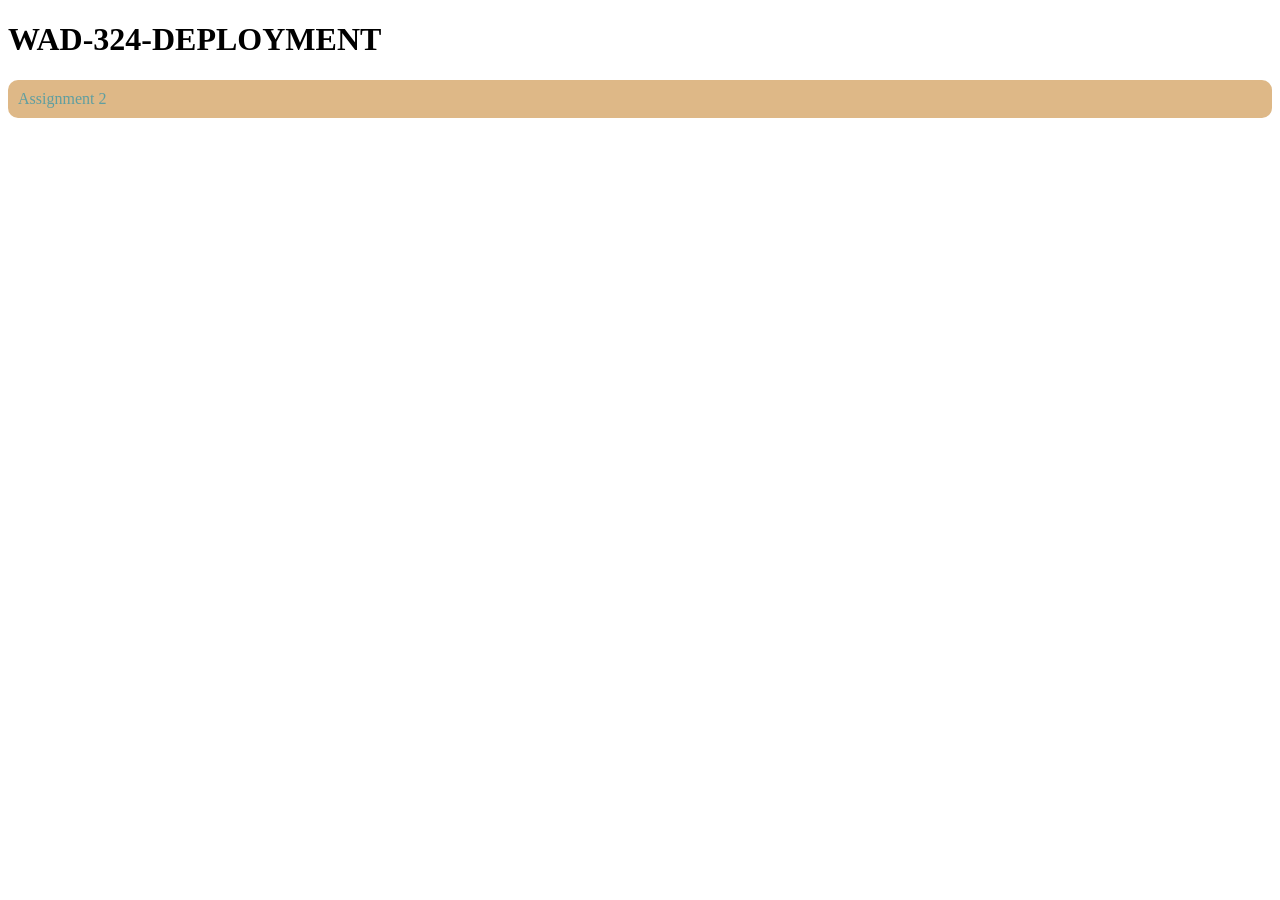
<file: index.html>
<!doctype html>
<html lang="en">
  <head>
    <meta charset="UTF-8" />
    <meta name="viewport" content="width=device-width, initial-scale=1.0" />
    <style>
        a {
            text-decoration:double;
          color:cadetblue;
        }
        .card {
            background-color:burlywood;
            padding: 10px;
            border-radius: 10px;
            flex-direction: column;
        }
    </style>
    <title>WAD-324-DEPLOYMENT</title>
  </head>
  <body>
    <h1>WAD-324-DEPLOYMENT</h1>
    <div class="card">
  <a href="./Assignmen2/MedExplain_Rural_Simple/index.html">Assignment 2</a>
    </div>
  </body>
</html>
</file>
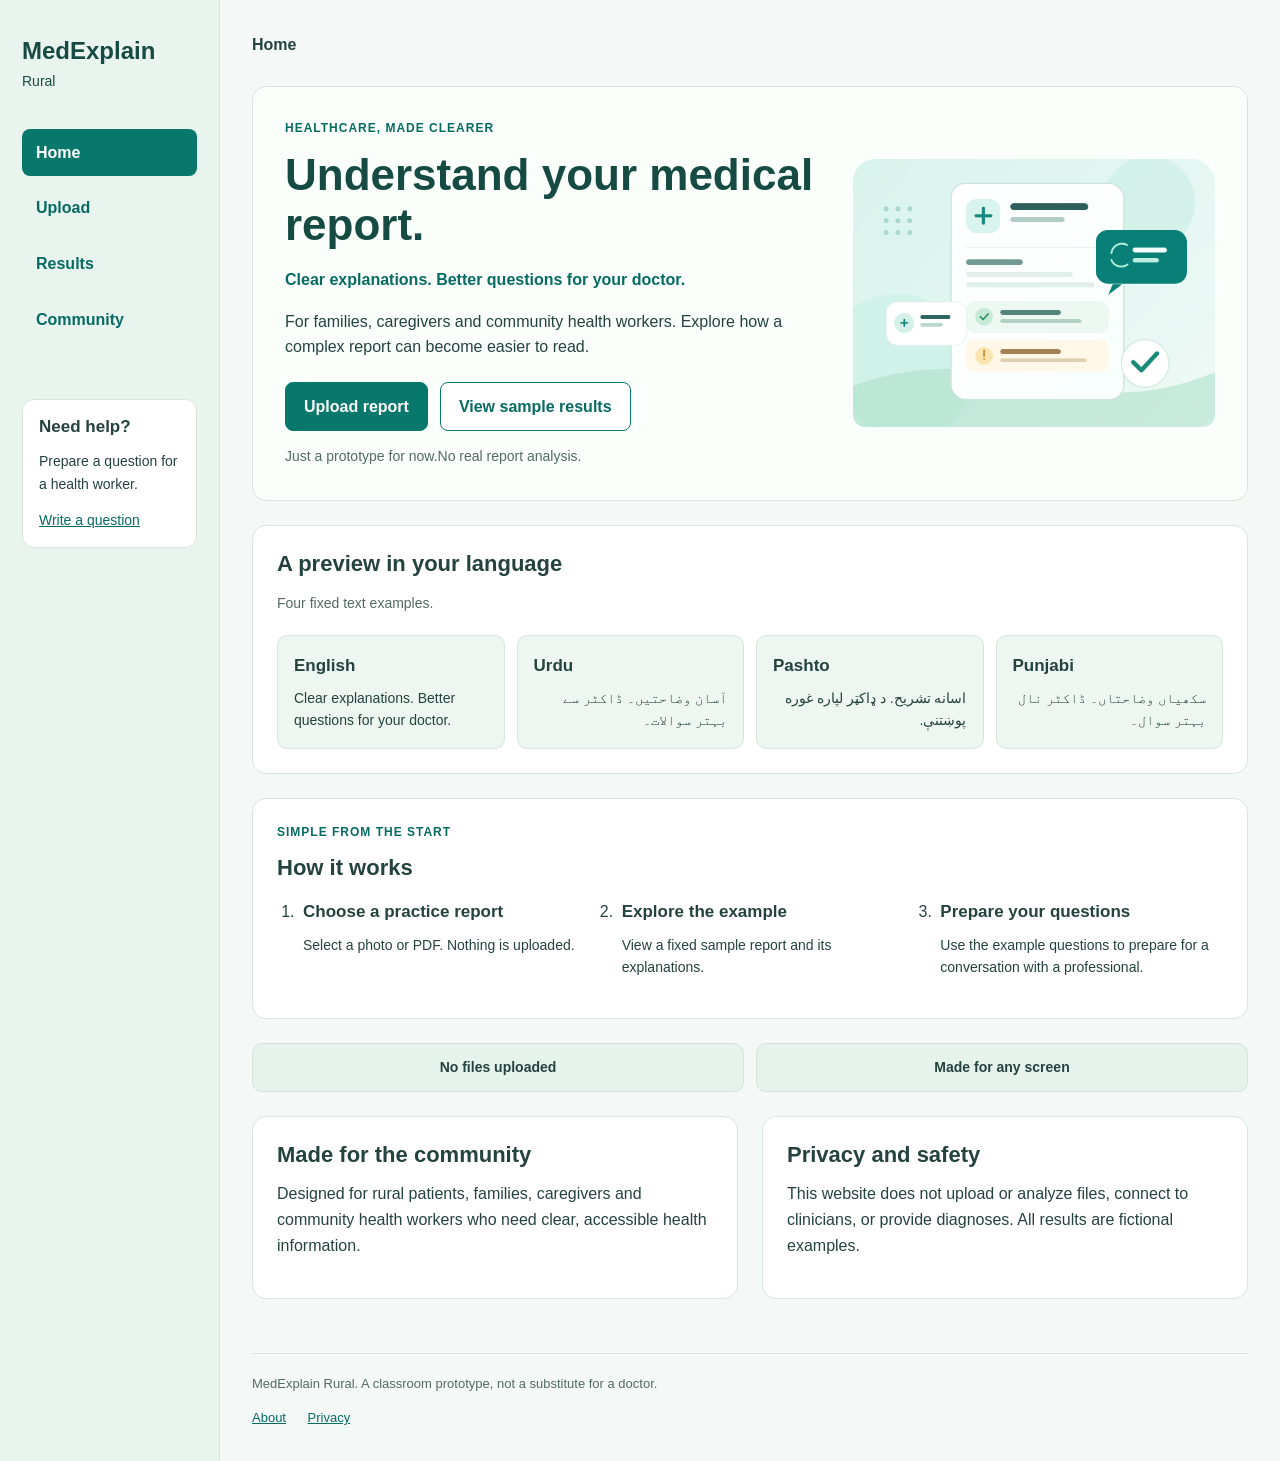
<file: Assignmen2/MedExplain_Rural_Simple/index.html>
<!DOCTYPE html>
<html lang="en">
<head>
  <meta charset="UTF-8">
  <meta name="viewport" content="width=device-width, initial-scale=1.0">
  <title>Home | MedExplain Rural</title>
  
  <link rel="stylesheet" href="index.css">
</head>
<body>
  <a class="skip-link" href="#main">Skip to main content</a>
  <div class="layout">

    
    <aside class="sidebar">
      <a class="brand" href="index.html">MedExplain <span>Rural</span></a>
      <nav aria-label="Main navigation">
        <a href="index.html" class="active" aria-current="page">Home</a>
        <a href="upload.html">Upload</a>
        <a href="results.html">Results</a>
        <a href="community.html">Community</a>
      </nav>
      <div class="sidebar-help">
        <h2>Need help?</h2>
        <p>Prepare a question for a health worker.</p>
        <a href="community.html#questions">Write a question</a>
      </div>
    </aside>

   
    <main class="content" id="main">
      <header class="page-top">
        <p>Home</p>
        
      </header>

      
      <section class="card hero">
        <div>
          <p class="eyebrow">Healthcare, made clearer</p>
          <h1>Understand your medical report.</h1>
          <p class="lead">Clear explanations. Better questions for your doctor.</p>
          <p>For families, caregivers and community health workers. Explore how a complex report can become easier to read.</p>
          <div class="actions">
            <a class="button" href="upload.html">Upload report</a>
            <a class="button secondary" href="results.html">View sample results</a>
          </div>
          <p class="small">Just a prototype for now.No real report analysis.</p>
        </div>
        <img src="report.png" alt="Illustration of a medical report with colored result labels" width="580" height="430">
      </section>

      
      <section class="card">
        <h2>A preview in your language</h2>
        <p class="small">Four fixed text examples.</p>
        <div class="languages">
          <div class="language">
            <h3>English</h3>
            <p lang="en">Clear explanations. Better questions for your doctor.</p>
          </div>
          <div class="language">
            <h3>Urdu</h3>
            <p lang="ur" dir="rtl">آسان وضاحتیں۔ ڈاکٹر سے بہتر سوالات۔</p>
          </div>
          <div class="language">
            <h3>Pashto</h3>
            <p lang="ps" dir="rtl">اسانه تشریح. د ډاکټر لپاره غوره پوښتنې.</p>
          </div>
          <div class="language">
            <h3>Punjabi</h3>
            <p lang="pa" dir="rtl">سکھیاں وضاحتاں۔ ڈاکٹر نال بہتر سوال۔</p>
          </div>
        </div>
      </section>

      
      <section class="card">
        <p class="eyebrow">Simple from the start</p>
        <h2>How it works</h2>
        <ol class="steps">
          <li>
            <h3>Choose a practice report</h3>
            <p>Select a photo or PDF. Nothing is uploaded.</p>
          </li>
          <li>
            <h3>Explore the example</h3>
            <p>View a fixed sample report and its explanations.</p>
          </li>
          <li>
            <h3>Prepare your questions</h3>
            <p>Use the example questions to prepare for a conversation with a professional.</p>
          </li>
        </ol>
      </section>

      <div class="benefits">
        
        <p>No files uploaded</p>
        <p>Made for any screen</p>
      </div>

      <div class="info-grid">
        <section class="card" id="about">
          <h2>Made for the community</h2>
          <p>Designed for rural patients, families, caregivers and community health workers who need clear, accessible health information.</p>
        </section>
        <section class="card" id="privacy">
          <h2>Privacy and safety</h2>
          <p>This website does not upload or analyze files, connect to clinicians, or provide diagnoses. All results are fictional examples.</p>
        </section>
      </div>

      
      <footer>
        <p>MedExplain Rural. A classroom prototype, not a substitute for a doctor.</p>
        <a href="index.html#about">About</a>
        <a href="index.html#privacy">Privacy</a>
      </footer>
    </main>
  </div>
</body>
</html>
</file>
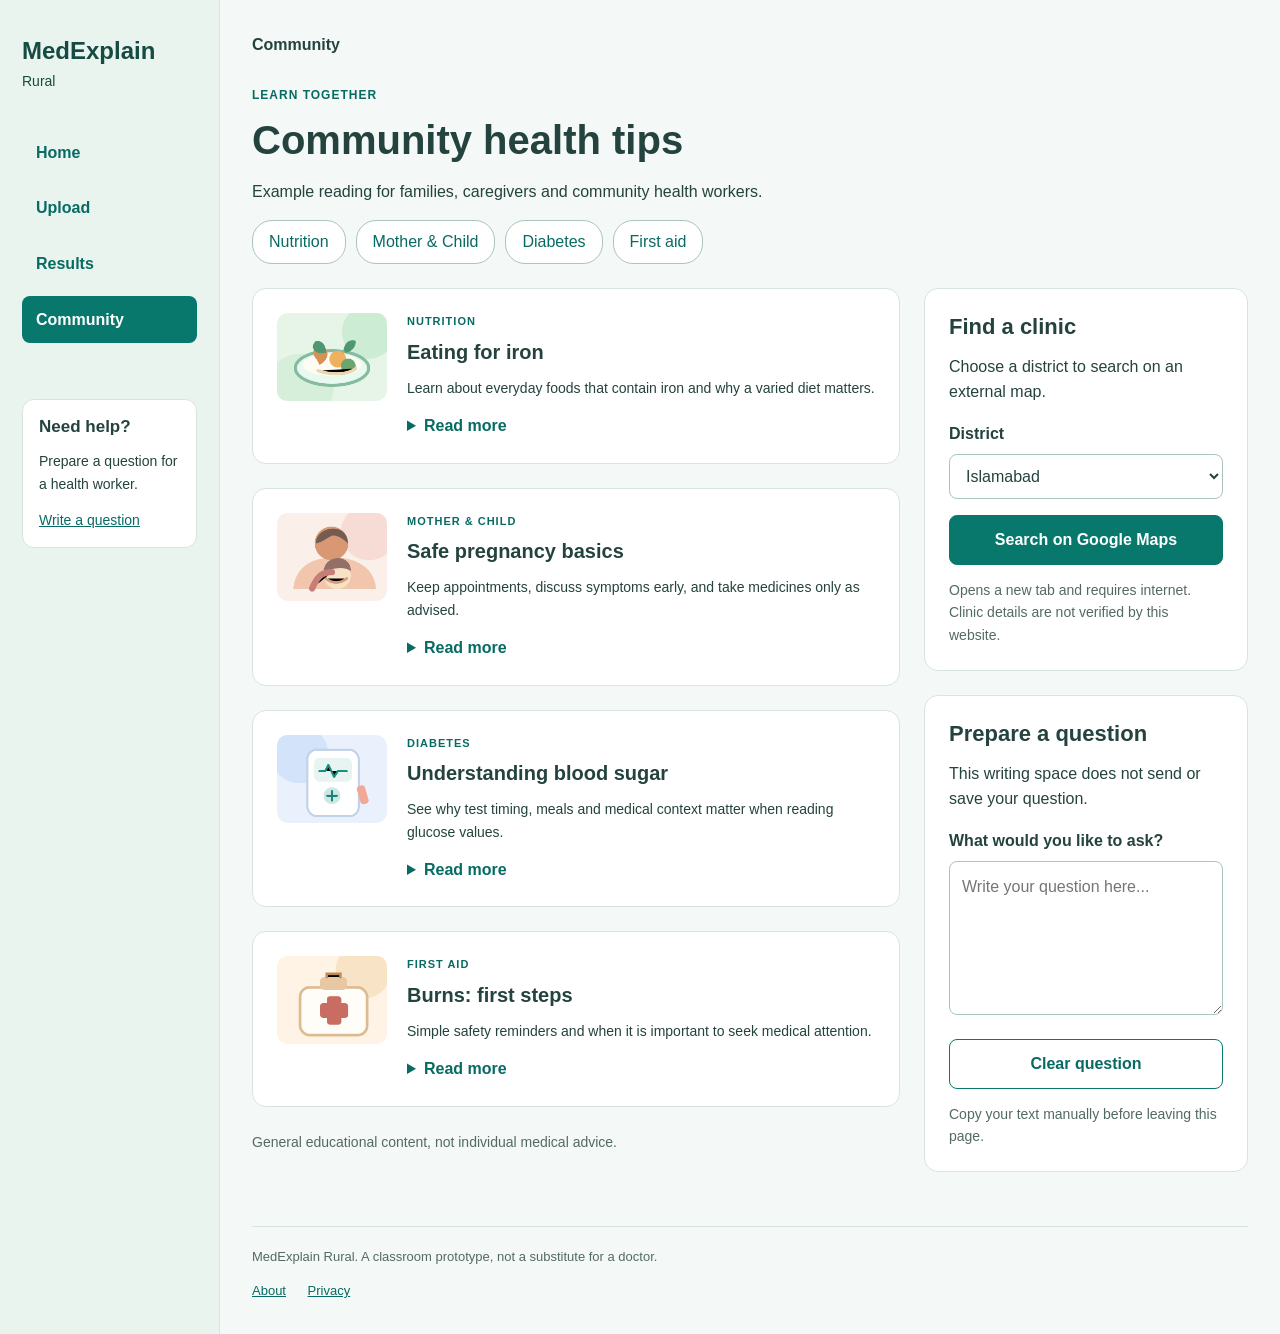
<file: Assignmen2/MedExplain_Rural_Simple/community.html>
<!DOCTYPE html>
<html lang="en">
<head>
  <meta charset="UTF-8">
  <meta name="viewport" content="width=device-width, initial-scale=1.0">
  <title>Community | MedExplain Rural</title>
  
  <link rel="stylesheet" href="community.css">
</head>
<body>
  <a class="skip-link" href="#main">Skip to main content</a>
  <div class="layout">

    
    <aside class="sidebar">
      <a class="brand" href="index.html">MedExplain <span>Rural</span></a>
      <nav aria-label="Main navigation">
        <a href="index.html">Home</a>
        <a href="upload.html">Upload</a>
        <a href="results.html">Results</a>
        <a href="community.html" class="active" aria-current="page">Community</a>
      </nav>
      <div class="sidebar-help">
        <h2>Need help?</h2>
        <p>Prepare a question for a health worker.</p>
        <a href="community.html#questions">Write a question</a>
      </div>
    </aside>

    
    <main class="content" id="main">
      <header class="page-top">
        <p>Community</p>
      </header>

      <section>
        <p class="eyebrow">Learn together</p>
        <h1>Community health tips</h1>
        <p>Example reading for families, caregivers and community health workers.</p>
      </section>
      <nav class="topic-links" aria-label="Health topics">
        <a href="#nutrition">Nutrition</a>
        <a href="#mother-child">Mother &amp; Child</a>
        <a href="#diabetes">Diabetes</a>
        <a href="#first-aid">First aid</a>
      </nav>

      <div class="community-grid">
        <div>
          <article class="card tip" id="nutrition">
            <img src="nutrition.png" alt="Illustration of foods for a varied diet" width="210" height="168">
            <div>
              <p class="eyebrow">Nutrition</p>
              <h2>Eating for iron</h2>
              <p>Learn about everyday foods that contain iron and why a varied diet matters.</p>
              <details>
                <summary>Read more</summary>
                <p>Beans, lentils, meat and leafy vegetables can contribute iron to meals. A health professional can advise you if an iron deficiency is suspected.</p>
              </details>
            </div>
          </article>

          <article class="card tip" id="mother-child">
            <img src="mother-child.png" alt="Illustration of a parent and child" width="210" height="168">
            <div>
              <p class="eyebrow">Mother &amp; Child</p>
              <h2>Safe pregnancy basics</h2>
              <p>Keep appointments, discuss symptoms early, and take medicines only as advised.</p>
              <details>
                <summary>Read more</summary>
                <p>Regular prenatal visits support the health of parent and baby. Seek prompt clinical care for severe or concerning symptoms.</p>
              </details>
            </div>
          </article>

          <article class="card tip" id="diabetes">
            <img src="diabetes.png" alt="Illustration of a blood sugar meter" width="210" height="168">
            <div>
              <p class="eyebrow">Diabetes</p>
              <h2>Understanding blood sugar</h2>
              <p>See why test timing, meals and medical context matter when reading glucose values.</p>
              <details>
                <summary>Read more</summary>
                <p>A fasting glucose test and a non-fasting test measure glucose under different conditions. Ask a clinician what your test was intended to assess.</p>
              </details>
            </div>
          </article>

          <article class="card tip" id="first-aid">
            <img src="first-aid.png" alt="Illustration of a first aid box" width="210" height="168">
            <div>
              <p class="eyebrow">First aid</p>
              <h2>Burns: first steps</h2>
              <p>Simple safety reminders and when it is important to seek medical attention.</p>
              <details>
                <summary>Read more</summary>
                <p>Cool a minor thermal burn under cool running water and avoid home remedies. Severe burns or burns involving the face, hands or major joints need urgent professional care.</p>
              </details>
            </div>
          </article>
          <p class="small">General educational content, not individual medical advice.</p>
        </div>

        <aside>
          <section class="card">
            <h2>Find a clinic</h2>
            <p>Choose a district to search on an external map.</p>
            <form action="https://www.google.com/maps/search/" method="get" target="_blank" rel="noopener noreferrer">
              <input type="hidden" name="api" value="1">
              <label for="district">District</label>
              <select id="district" name="query">
                <option value="clinics in Islamabad Pakistan">Islamabad</option>
                <option value="clinics in Rawalpindi Pakistan">Rawalpindi</option>
                <option value="clinics in Karachi Pakistan">Karachi</option>
              </select>
              <button class="button" type="submit">Search on Google Maps</button>
            </form>
            <p class="small">Opens a new tab and requires internet. Clinic details are not verified by this website.</p>
          </section>

          <section class="card" id="questions">
            <h2>Prepare a question</h2>
            <p>This writing space does not send or save your question.</p>
            <form action="community.html#questions" method="get">
              <label for="question">What would you like to ask?</label>
              <textarea id="question" rows="5" placeholder="Write your question here..."></textarea>
              <button class="button secondary" type="reset">Clear question</button>
            </form>
            <p class="small">Copy your text manually before leaving this page.</p>
          </section>
        </aside>
      </div>

      <footer>
        <p>MedExplain Rural. A classroom prototype, not a substitute for a doctor.</p>
        <a href="index.html#about">About</a>
        <a href="index.html#privacy">Privacy</a>
      </footer>
    </main>
  </div>
</body>
</html>
</file>
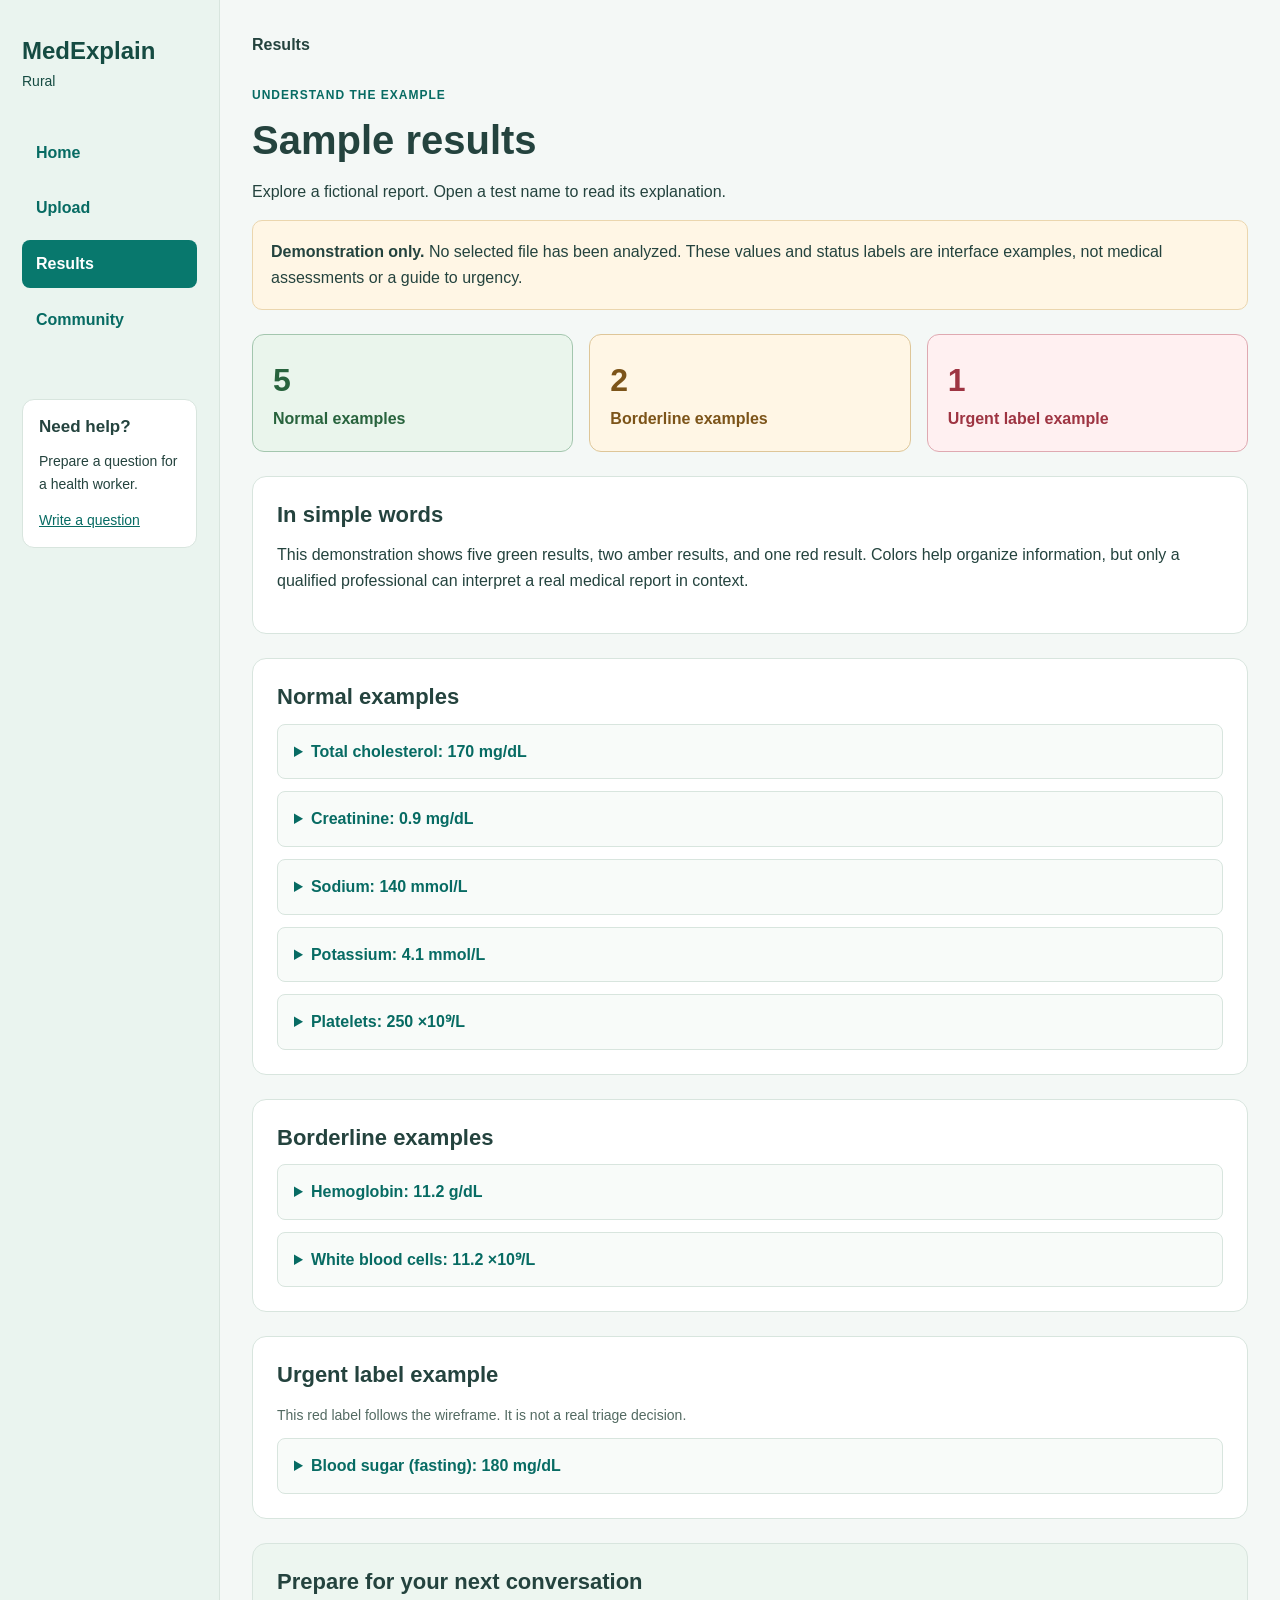
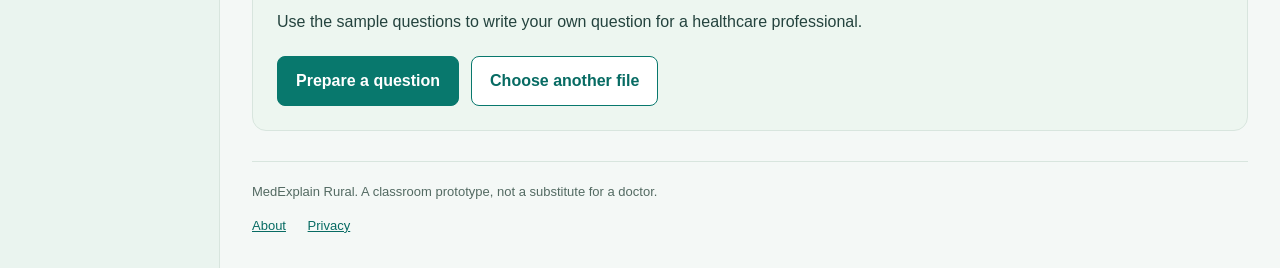
<file: Assignmen2/MedExplain_Rural_Simple/results.html>
<!DOCTYPE html>
<html lang="en">
<head>
  <meta charset="UTF-8">
  <meta name="viewport" content="width=device-width, initial-scale=1.0">
  <title>Results | MedExplain Rural</title>
  <link rel="stylesheet" href="results.css">
</head>
<body>
  <a class="skip-link" href="#main">Skip to main content</a>
  <div class="layout">

    
    <aside class="sidebar">
      <a class="brand" href="index.html">MedExplain <span>Rural</span></a>
      <nav aria-label="Main navigation">
        <a href="index.html">Home</a>
        <a href="upload.html">Upload</a>
        <a href="results.html" class="active" aria-current="page">Results</a>
        <a href="community.html">Community</a>
      </nav>
      <div class="sidebar-help">
        <h2>Need help?</h2>
        <p>Prepare a question for a health worker.</p>
        <a href="community.html#questions">Write a question</a>
      </div>
    </aside>

    
    <main class="content" id="main">
      <header class="page-top">
        <p>Results</p>
        
      </header>

      <section>
        <p class="eyebrow">Understand the example</p>
        <h1>Sample results</h1>
        <p>Explore a fictional report. Open a test name to read its explanation.</p>
      </section>

      <p class="notice"><strong>Demonstration only.</strong> No selected file has been analyzed. These values and status labels are interface examples, not medical assessments or a guide to urgency.</p>

      
      <nav class="status-links" aria-label="Result categories">
        <a class="status normal" href="#normal"><strong>5</strong> Normal examples</a>
        <a class="status borderline" href="#borderline"><strong>2</strong> Borderline examples</a>
        <a class="status urgent" href="#urgent"><strong>1</strong> Urgent label example</a>
      </nav>

      <section class="card">
        <h2>In simple words</h2>
        <p>This demonstration shows five green results, two amber results, and one red result. Colors help organize information, but only a qualified professional can interpret a real medical report in context.</p>
      </section>

      
      <section class="card" id="normal">
        <h2>Normal examples</h2>
        <details>
          <summary>Total cholesterol: 170 mg/dL</summary>
          <p>Cholesterol is one part of heart-health assessment. Clinicians also look at other cholesterol values and individual risk factors.</p>
          <p><strong>Ask your doctor:</strong> Should I review my full cholesterol profile?</p>
        </details>
        <details>
          <summary>Creatinine: 0.9 mg/dL</summary>
          <p>Creatinine is commonly used when assessing kidney function. A clinician considers it alongside other tests and personal factors.</p>
          <p><strong>Ask your doctor:</strong> Does my kidney function need follow-up?</p>
        </details>
        <details>
          <summary>Sodium: 140 mmol/L</summary>
          <p>Sodium helps regulate fluid balance and nerve function. Reference ranges can differ by laboratory.</p>
          <p><strong>Ask your doctor:</strong> Do my electrolyte results need review?</p>
        </details>
        <details>
          <summary>Potassium: 4.1 mmol/L</summary>
          <p>Potassium is important for normal muscle and heart function. Individual care decisions require a clinical assessment.</p>
          <p><strong>Ask your doctor:</strong> Is my potassium appropriate for my health needs?</p>
        </details>
        <details>
          <summary>Platelets: 250 ×10⁹/L</summary>
          <p>Platelets help blood clot. This is an illustrative value, not a reading from a patient&#x27;s report.</p>
          <p><strong>Ask your doctor:</strong> Are my blood counts within the expected range?</p>
        </details>
      </section>

      <section class="card" id="borderline">
        <h2>Borderline examples</h2>
        <details>
          <summary>Hemoglobin: 11.2 g/dL</summary>
          <p>Hemoglobin carries oxygen in the blood. The meaning of this sample value depends on age, sex, symptoms, and the laboratory reference range.</p>
          <p><strong>Ask your doctor:</strong> Is this hemoglobin result relevant to my symptoms?</p>
        </details>
        <details>
          <summary>White blood cells: 11.2 ×10⁹/L</summary>
          <p>White blood cells are part of the immune system. A health professional considers changes alongside symptoms and other results.</p>
          <p><strong>Ask your doctor:</strong> Is this blood count finding important?</p>
        </details>
      </section>

      <section class="card" id="urgent">
        <h2>Urgent label example</h2>
        <p class="small">This red label follows the wireframe. It is not a real triage decision.</p>
        <details>
          <summary>Blood sugar (fasting): 180 mg/dL</summary>
          <p>The example fasting glucose value is elevated. This red label reproduces the class wireframe; it does not determine how urgently a real patient needs care.</p>
          <p><strong>Ask your doctor:</strong> Do I need another blood sugar test?</p>
        </details>
      </section>

      <section class="card next-step">
        <h2>Prepare for your next conversation</h2>
        <p>Use the sample questions to write your own question for a healthcare professional.</p>
        <div class="actions">
          <a class="button" href="community.html#questions">Prepare a question</a>
          <a class="button secondary" href="upload.html">Choose another file</a>
        </div>
      </section>

      
      <footer>
        <p>MedExplain Rural. A classroom prototype, not a substitute for a doctor.</p>
        <a href="index.html#about">About</a>
        <a href="index.html#privacy">Privacy</a>
      </footer>
    </main>
  </div>
</body>
</html>
</file>
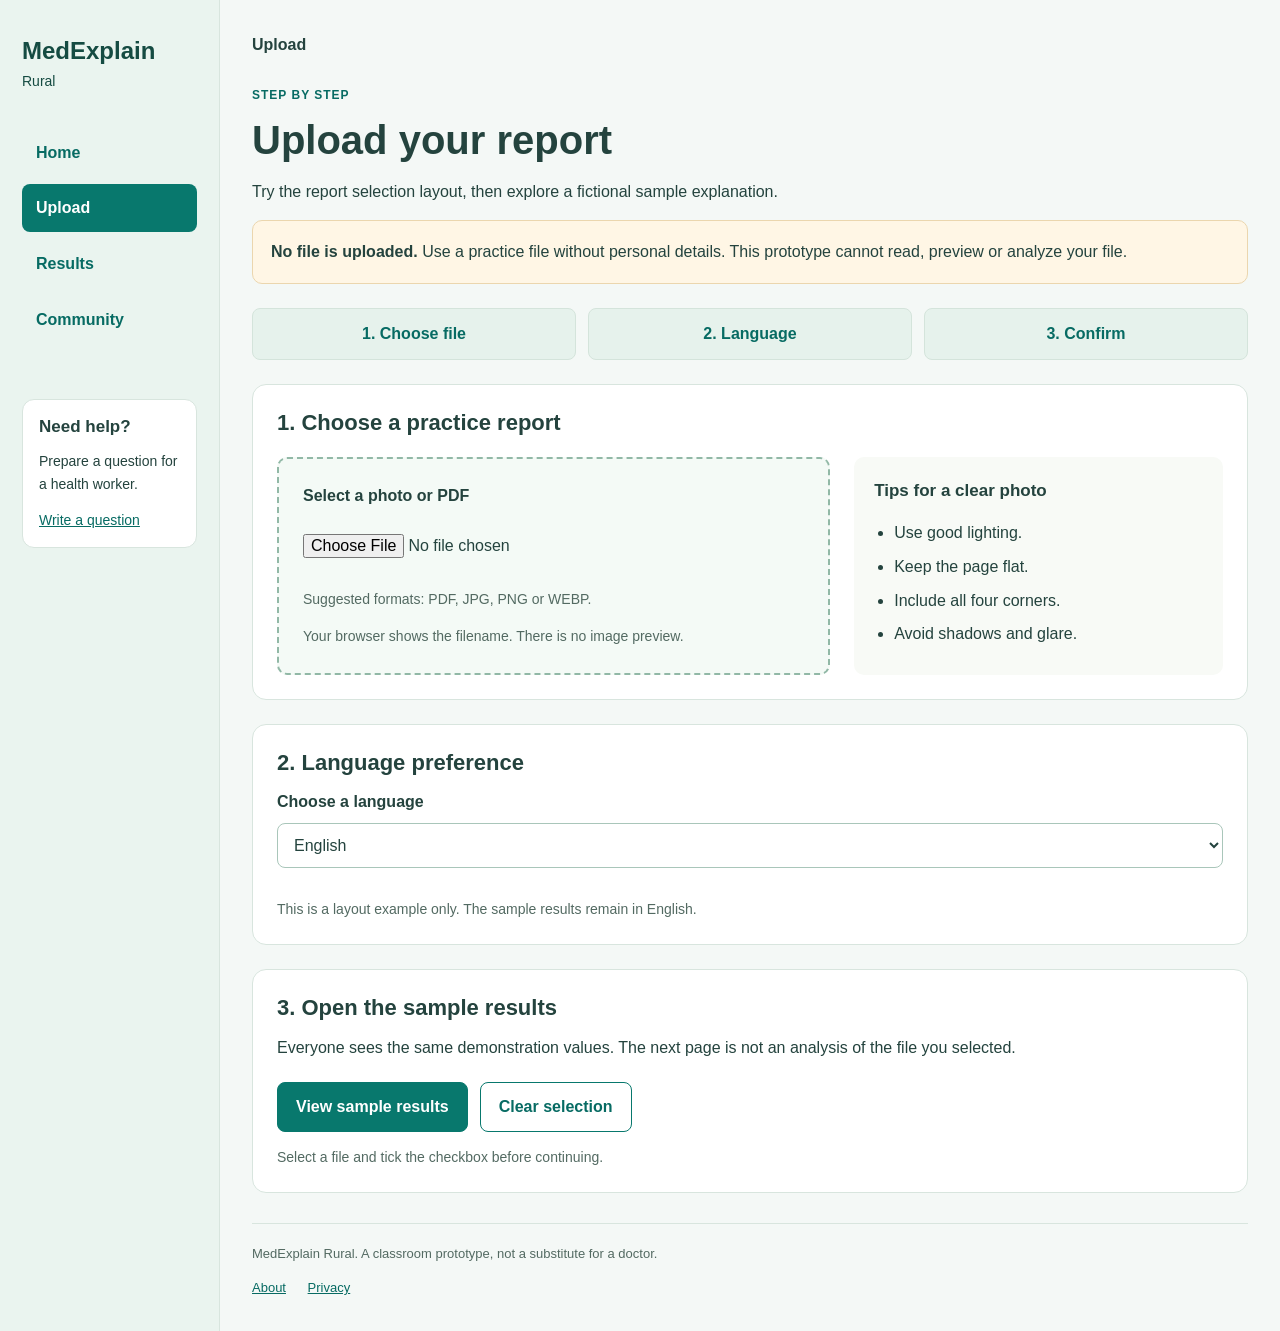
<file: Assignmen2/MedExplain_Rural_Simple/upload.html>
<!DOCTYPE html>
<html lang="en">
<head>
  <meta charset="UTF-8">
  <meta name="viewport" content="width=device-width, initial-scale=1.0">
  <title>Upload | MedExplain Rural</title>
  <link rel="stylesheet" href="upload.css">
</head>
<body>
  <a class="skip-link" href="#main">Skip to main content</a>
  <div class="layout">

    
    <aside class="sidebar">
      <a class="brand" href="index.html">MedExplain <span>Rural</span></a>
      <nav aria-label="Main navigation">
        <a href="index.html">Home</a>
        <a href="upload.html" class="active" aria-current="page">Upload</a>
        <a href="results.html">Results</a>
        <a href="community.html">Community</a>
      </nav>
      <div class="sidebar-help">
        <h2>Need help?</h2>
        <p>Prepare a question for a health worker.</p>
        <a href="community.html#questions">Write a question</a>
      </div>
    </aside>

    
    <main class="content" id="main">
      <header class="page-top">
        <p>Upload</p>
      </header>

      <section>
        <p class="eyebrow">Step by step</p>
        <h1>Upload your report</h1>
        <p>Try the report selection layout, then explore a fictional sample explanation.</p>
      </section>

      <p class="notice"><strong>No file is uploaded.</strong> Use a practice file without personal details. This prototype cannot read, preview or analyze your file.</p>

      
      <nav class="step-links" aria-label="Upload steps">
        <a href="#choose-file">1. Choose file</a>
        <a href="#language">2. Language</a>
        <a href="#confirm">3. Confirm</a>
      </nav>

      
      <form action="results.html" method="get">
        <section class="card" id="choose-file">
          <h2>1. Choose a practice report</h2>
          <div class="upload-grid">
            <div class="file-box">
              <label for="report">Select a photo or PDF</label>
              
              <input type="file" id="report" accept=".pdf,.jpg,.jpeg,.png,.webp" required>
              <p class="small">Suggested formats: PDF, JPG, PNG or WEBP.</p>
              <p class="small">Your browser shows the filename. There is no image preview.</p>
            </div>
            <aside class="photo-tips">
              <h3>Tips for a clear photo</h3>
              <ul>
                <li>Use good lighting.</li>
                <li>Keep the page flat.</li>
                <li>Include all four corners.</li>
                <li>Avoid shadows and glare.</li>
              </ul>
            </aside>
          </div>
        </section>

        
        <section class="card" id="language">
          <h2>2. Language preference</h2>
          <label for="report-language">Choose a language</label>
          <select id="report-language">
            <option>English</option>
            <option>Urdu</option>
            <option>Pashto</option>
            <option>Punjabi</option>
          </select>
          <p class="small">This is a layout example only. The sample results remain in English.</p>
        </section>

        <section class="card" id="confirm">
          <h2>3. Open the sample results</h2>
          <p>Everyone sees the same demonstration values. The next page is not an analysis of the file you selected.</p>
          
          <div class="actions">
            <button class="button" type="submit">View sample results</button>
            <button class="button secondary" type="reset">Clear selection</button>
          </div>
          <p class="small">Select a file and tick the checkbox before continuing.</p>
        </section>
      </form>

      
      <footer>
        <p>MedExplain Rural. A classroom prototype, not a substitute for a doctor.</p>
        <a href="index.html#about">About</a>
        <a href="index.html#privacy">Privacy</a>
      </footer>
    </main>
  </div>
</body>
</html>
</file>
<file: Assignmen2/MedExplain_Rural_Simple/index.css>
* {
  box-sizing: border-box;
}

body {
  margin: 0;
  background-color: #f4f8f6;
  color: #24433e;
  font-family: Arial, sans-serif;
  font-size: 16px;
  line-height: 1.6;
}

h1, h2, h3, p {
  margin-top: 0;
}

h1 {
  margin-bottom: 16px;
  font-size: 40px;
  line-height: 1.15;
}

h2 {
  margin-bottom: 12px;
  font-size: 22px;
  line-height: 1.3;
}

h3 {
  margin-bottom: 8px;
  font-size: 17px;
}

a {
  color: #076b63;
}

a:hover {
  color: #034b45;
}

:focus-visible {
  outline: 3px solid #805116;
  outline-offset: 4px;
}

img {
  max-width: 100%;
  height: auto;
}


.layout {
  display: flex;
  max-width: 1500px;
  min-height: 100vh;
  margin: auto;
}

.sidebar {
  width: 220px;
  flex-shrink: 0;
  padding: 32px 22px;
  background-color: #eaf4ef;
  border-right: 1px solid #d8e5de;
}

.brand {
  display: block;
  color: #154b42;
  font-size: 24px;
  font-weight: bold;
  text-decoration: none;
}

.brand span {
  display: block;
  font-size: 14px;
  font-weight: normal;
}

.sidebar nav {
  margin-top: 36px;
}

.sidebar nav a {
  display: block;
  margin-bottom: 8px;
  padding: 11px 14px;
  border-radius: 8px;
  font-weight: bold;
  text-decoration: none;
}

.sidebar nav a:hover {
  background-color: #d8eae1;
}

.sidebar nav a.active {
  background-color: #08786d;
  color: white;
}

.sidebar-help {
  margin-top: 56px;
  padding: 16px;
  background-color: white;
  border: 1px solid #d8e5de;
  border-radius: 12px;
  font-size: 14px;
}

.sidebar-help h2 {
  font-size: 17px;
}

.content {
  flex: 1;
  min-width: 0;
  padding: 32px;
}

.page-top {
  display: flex;
  flex-wrap: wrap;
  align-items: center;
  justify-content: space-between;
  gap: 12px;
  margin-bottom: 28px;
}

.page-top p {
  margin-bottom: 0;
  font-weight: bold;
}

.demo-label {
  padding: 5px 12px;
  background-color: #e6f2ec;
  border: 1px solid #d4e4db;
  border-radius: 20px;
  font-size: 12px;
}


.card {
  margin-bottom: 24px;
  padding: 24px;
  background-color: white;
  border: 1px solid #d8e5de;
  border-radius: 14px;
}

.eyebrow {
  margin-bottom: 12px;
  color: #076b63;
  font-size: 12px;
  font-weight: bold;
  letter-spacing: 1px;
  text-transform: uppercase;
}

.small {
  margin-top: 14px;
  margin-bottom: 0;
  color: #536a62;
  font-size: 14px;
}

.actions {
  display: flex;
  flex-wrap: wrap;
  gap: 12px;
  margin-top: 22px;
}

.button {
  display: inline-block;
  padding: 11px 18px;
  background-color: #08786d;
  color: white;
  border: 1px solid #08786d;
  border-radius: 8px;
  font: inherit;
  font-weight: bold;
  text-align: center;
  text-decoration: none;
  cursor: pointer;
}

.button:hover {
  background-color: #075f57;
  color: white;
}

.secondary {
  background-color: white;
  color: #076b63;
}

.secondary:hover {
  background-color: #eaf4ef;
  color: #034b45;
}

.notice {
  margin-bottom: 24px;
  padding: 18px;
  background-color: #fff6e5;
  border: 1px solid #ebd6ae;
  border-radius: 10px;
}

footer {
  margin-top: 30px;
  padding-top: 20px;
  border-top: 1px solid #d8e5de;
  color: #536a62;
  font-size: 13px;
}

footer a {
  margin-right: 18px;
}

.skip-link {
  position: absolute;
  left: -10000px;
  padding: 12px;
  background-color: white;
}

.skip-link:focus {
  left: 10px;
  top: 10px;
}


.hero {
  display: grid;
  grid-template-columns: 3fr 2fr;
  align-items: center;
  gap: 26px;
  padding: 32px;
  background-color: #fafffc;
}

.hero h1 {
  color: #154b42;
  font-size: 44px;
}

.hero img {
  width: 100%;
  border-radius: 12px;
}

.lead {
  color: #076b63;
  font-weight: bold;
}

.languages {
  display: grid;
  grid-template-columns: repeat(4, 1fr);
  gap: 12px;
  margin-top: 20px;
}

.language {
  padding: 16px;
  background-color: #edf6f0;
  border: 1px solid #d8e5de;
  border-radius: 10px;
}

.language p {
  margin-bottom: 0;
  font-size: 14px;
}

.steps {
  display: grid;
  grid-template-columns: repeat(3, 1fr);
  gap: 32px;
  padding-left: 22px;
}

.steps li {
  padding-left: 4px;
}

.steps p {
  margin-bottom: 0;
  font-size: 14px;
}

.benefits {
  display: flex;
  flex-wrap: wrap;
  gap: 12px;
  margin-bottom: 24px;
}

.benefits p {
  flex: 1;
  margin: 0;
  padding: 12px;
  background-color: #e6f2ec;
  border: 1px solid #d4e4db;
  border-radius: 10px;
  font-size: 14px;
  font-weight: bold;
  text-align: center;
}

.info-grid {
  display: grid;
  grid-template-columns: 1fr 1fr;
  gap: 24px;
}


@media (max-width: 900px) {
  .layout {
    flex-direction: column;
  }

  .sidebar {
    width: 100%;
    padding: 20px;
    border-right: 0;
    border-bottom: 1px solid #d8e5de;
  }

  .sidebar nav {
    display: grid;
    grid-template-columns: 1fr 1fr;
    gap: 8px;
    margin-top: 20px;
  }

  .sidebar nav a {
    margin-bottom: 0;
  }

  .sidebar-help {
    display: none;
  }

  .content {
    padding: 20px;
  }

  .card {
    padding: 20px;
  }

  h1 {
    font-size: 32px;
  }

  .hero, .languages, .steps, .info-grid {
    grid-template-columns: 1fr;
  }

  .hero h1 {
    font-size: 34px;
  }

  .hero img {
    max-width: 400px;
    margin: auto;
  }

  .benefits {
    flex-direction: column;
  }
}
</file>
<file: Assignmen2/MedExplain_Rural_Simple/community.css>
* {
  box-sizing: border-box;
}

body {
  margin: 0;
  background-color: #f4f8f6;
  color: #24433e;
  font-family: Arial, sans-serif;
  font-size: 16px;
  line-height: 1.6;
}

h1, h2, h3, p {
  margin-top: 0;
}

h1 {
  margin-bottom: 16px;
  font-size: 40px;
  line-height: 1.15;
}

h2 {
  margin-bottom: 12px;
  font-size: 22px;
  line-height: 1.3;
}

h3 {
  margin-bottom: 8px;
  font-size: 17px;
}

a {
  color: #076b63;
}

a:hover {
  color: #034b45;
}

:focus-visible {
  outline: 3px solid #805116;
  outline-offset: 4px;
}

img {
  max-width: 100%;
  height: auto;
}


.layout {
  display: flex;
  max-width: 1500px;
  min-height: 100vh;
  margin: auto;
}

.sidebar {
  width: 220px;
  flex-shrink: 0;
  padding: 32px 22px;
  background-color: #eaf4ef;
  border-right: 1px solid #d8e5de;
}

.brand {
  display: block;
  color: #154b42;
  font-size: 24px;
  font-weight: bold;
  text-decoration: none;
}

.brand span {
  display: block;
  font-size: 14px;
  font-weight: normal;
}

.sidebar nav {
  margin-top: 36px;
}

.sidebar nav a {
  display: block;
  margin-bottom: 8px;
  padding: 11px 14px;
  border-radius: 8px;
  font-weight: bold;
  text-decoration: none;
}

.sidebar nav a:hover {
  background-color: #d8eae1;
}

.sidebar nav a.active {
  background-color: #08786d;
  color: white;
}

.sidebar-help {
  margin-top: 56px;
  padding: 16px;
  background-color: white;
  border: 1px solid #d8e5de;
  border-radius: 12px;
  font-size: 14px;
}

.sidebar-help h2 {
  font-size: 17px;
}

.content {
  flex: 1;
  min-width: 0;
  padding: 32px;
}

.page-top {
  display: flex;
  flex-wrap: wrap;
  align-items: center;
  justify-content: space-between;
  gap: 12px;
  margin-bottom: 28px;
}

.page-top p {
  margin-bottom: 0;
  font-weight: bold;
}

.demo-label {
  padding: 5px 12px;
  background-color: #e6f2ec;
  border: 1px solid #d4e4db;
  border-radius: 20px;
  font-size: 12px;
}


.card {
  margin-bottom: 24px;
  padding: 24px;
  background-color: white;
  border: 1px solid #d8e5de;
  border-radius: 14px;
}

.eyebrow {
  margin-bottom: 12px;
  color: #076b63;
  font-size: 12px;
  font-weight: bold;
  letter-spacing: 1px;
  text-transform: uppercase;
}

.small {
  margin-top: 14px;
  margin-bottom: 0;
  color: #536a62;
  font-size: 14px;
}

.actions {
  display: flex;
  flex-wrap: wrap;
  gap: 12px;
  margin-top: 22px;
}

.button {
  display: inline-block;
  padding: 11px 18px;
  background-color: #08786d;
  color: white;
  border: 1px solid #08786d;
  border-radius: 8px;
  font: inherit;
  font-weight: bold;
  text-align: center;
  text-decoration: none;
  cursor: pointer;
}

.button:hover {
  background-color: #075f57;
  color: white;
}

.secondary {
  background-color: white;
  color: #076b63;
}

.secondary:hover {
  background-color: #eaf4ef;
  color: #034b45;
}

.notice {
  margin-bottom: 24px;
  padding: 18px;
  background-color: #fff6e5;
  border: 1px solid #ebd6ae;
  border-radius: 10px;
}

footer {
  margin-top: 30px;
  padding-top: 20px;
  border-top: 1px solid #d8e5de;
  color: #536a62;
  font-size: 13px;
}

footer a {
  margin-right: 18px;
}

.skip-link {
  position: absolute;
  left: -10000px;
  padding: 12px;
  background-color: white;
}

.skip-link:focus {
  left: 10px;
  top: 10px;
}


label {
  display: block;
  margin-bottom: 8px;
  font-weight: bold;
}

select, textarea {
  width: 100%;
  margin-bottom: 16px;
  padding: 12px;
  background-color: white;
  color: #24433e;
  border: 1px solid #a9c6ba;
  border-radius: 8px;
  font: inherit;
}

textarea {
  resize: vertical;
}


details {
  margin-top: 12px;
  padding: 14px 16px;
  background-color: #f8fbf9;
  border: 1px solid #d8e5de;
  border-radius: 8px;
}

summary {
  color: #076b63;
  font-weight: bold;
  cursor: pointer;
}

summary:hover {
  color: #034b45;
}

details p {
  margin-top: 14px;
  margin-bottom: 0;
}


.topic-links {
  display: flex;
  flex-wrap: wrap;
  gap: 10px;
  margin-bottom: 24px;
}

.topic-links a {
  padding: 8px 16px;
  background-color: white;
  border: 1px solid #a9c6ba;
  border-radius: 20px;
  text-decoration: none;
}

.topic-links a:hover {
  background-color: #e6f2ec;
}

.community-grid {
  display: grid;
  grid-template-columns: 2fr 1fr;
  gap: 24px;
}

.community-grid > div, .community-grid > aside {
  min-width: 0;
}

.tip {
  display: flex;
  align-items: flex-start;
  gap: 20px;
}

.tip img {
  width: 110px;
  border-radius: 10px;
}

.tip h2 {
  font-size: 20px;
}

.tip p {
  font-size: 14px;
}

.tip .eyebrow {
  margin-bottom: 8px;
  font-size: 11px;
}

.tip details {
  padding: 0;
  background-color: white;
  border: 0;
}

.community-grid aside .button {
  width: 100%;
}


@media (max-width: 900px) {
  .layout {
    flex-direction: column;
  }

  .sidebar {
    width: 100%;
    padding: 20px;
    border-right: 0;
    border-bottom: 1px solid #d8e5de;
  }

  .sidebar nav {
    display: grid;
    grid-template-columns: 1fr 1fr;
    gap: 8px;
    margin-top: 20px;
  }

  .sidebar nav a {
    margin-bottom: 0;
  }

  .sidebar-help {
    display: none;
  }

  .content {
    padding: 20px;
  }

  .card {
    padding: 20px;
  }

  h1 {
    font-size: 32px;
  }

  .community-grid {
    grid-template-columns: 1fr;
  }

  .tip {
    flex-direction: column;
  }
}
</file>
<file: Assignmen2/MedExplain_Rural_Simple/results.css>
* {
  box-sizing: border-box;
}

body {
  margin: 0;
  background-color: #f4f8f6;
  color: #24433e;
  font-family: Arial, sans-serif;
  font-size: 16px;
  line-height: 1.6;
}

h1, h2, h3, p {
  margin-top: 0;
}

h1 {
  margin-bottom: 16px;
  font-size: 40px;
  line-height: 1.15;
}

h2 {
  margin-bottom: 12px;
  font-size: 22px;
  line-height: 1.3;
}

h3 {
  margin-bottom: 8px;
  font-size: 17px;
}

a {
  color: #076b63;
}

a:hover {
  color: #034b45;
}

:focus-visible {
  outline: 3px solid #805116;
  outline-offset: 4px;
}

img {
  max-width: 100%;
  height: auto;
}

.layout {
  display: flex;
  max-width: 1500px;
  min-height: 100vh;
  margin: auto;
}

.sidebar {
  width: 220px;
  flex-shrink: 0;
  padding: 32px 22px;
  background-color: #eaf4ef;
  border-right: 1px solid #d8e5de;
}

.brand {
  display: block;
  color: #154b42;
  font-size: 24px;
  font-weight: bold;
  text-decoration: none;
}

.brand span {
  display: block;
  font-size: 14px;
  font-weight: normal;
}

.sidebar nav {
  margin-top: 36px;
}

.sidebar nav a {
  display: block;
  margin-bottom: 8px;
  padding: 11px 14px;
  border-radius: 8px;
  font-weight: bold;
  text-decoration: none;
}

.sidebar nav a:hover {
  background-color: #d8eae1;
}

.sidebar nav a.active {
  background-color: #08786d;
  color: white;
}

.sidebar-help {
  margin-top: 56px;
  padding: 16px;
  background-color: white;
  border: 1px solid #d8e5de;
  border-radius: 12px;
  font-size: 14px;
}

.sidebar-help h2 {
  font-size: 17px;
}

.content {
  flex: 1;
  min-width: 0;
  padding: 32px;
}

.page-top {
  display: flex;
  flex-wrap: wrap;
  align-items: center;
  justify-content: space-between;
  gap: 12px;
  margin-bottom: 28px;
}

.page-top p {
  margin-bottom: 0;
  font-weight: bold;
}

.demo-label {
  padding: 5px 12px;
  background-color: #e6f2ec;
  border: 1px solid #d4e4db;
  border-radius: 20px;
  font-size: 12px;
}

.card {
  margin-bottom: 24px;
  padding: 24px;
  background-color: white;
  border: 1px solid #d8e5de;
  border-radius: 14px;
}

.eyebrow {
  margin-bottom: 12px;
  color: #076b63;
  font-size: 12px;
  font-weight: bold;
  letter-spacing: 1px;
  text-transform: uppercase;
}

.small {
  margin-top: 14px;
  margin-bottom: 0;
  color: #536a62;
  font-size: 14px;
}

.actions {
  display: flex;
  flex-wrap: wrap;
  gap: 12px;
  margin-top: 22px;
}

.button {
  display: inline-block;
  padding: 11px 18px;
  background-color: #08786d;
  color: white;
  border: 1px solid #08786d;
  border-radius: 8px;
  font: inherit;
  font-weight: bold;
  text-align: center;
  text-decoration: none;
  cursor: pointer;
}

.button:hover {
  background-color: #075f57;
  color: white;
}

.secondary {
  background-color: white;
  color: #076b63;
}

.secondary:hover {
  background-color: #eaf4ef;
  color: #034b45;
}

.notice {
  margin-bottom: 24px;
  padding: 18px;
  background-color: #fff6e5;
  border: 1px solid #ebd6ae;
  border-radius: 10px;
}

footer {
  margin-top: 30px;
  padding-top: 20px;
  border-top: 1px solid #d8e5de;
  color: #536a62;
  font-size: 13px;
}

footer a {
  margin-right: 18px;
}

.skip-link {
  position: absolute;
  left: -10000px;
  padding: 12px;
  background-color: white;
}

.skip-link:focus {
  left: 10px;
  top: 10px;
}


details {
  margin-top: 12px;
  padding: 14px 16px;
  background-color: #f8fbf9;
  border: 1px solid #d8e5de;
  border-radius: 8px;
}

summary {
  color: #076b63;
  font-weight: bold;
  cursor: pointer;
}

summary:hover {
  color: #034b45;
}

details p {
  margin-top: 14px;
  margin-bottom: 0;
}


.status-links {
  display: grid;
  grid-template-columns: repeat(3, 1fr);
  gap: 16px;
  margin-bottom: 24px;
}

.status {
  padding: 20px;
  border: 1px solid;
  border-radius: 12px;
  font-weight: bold;
  text-decoration: none;
}

.status:hover {
  text-decoration: underline;
}

.status strong {
  display: block;
  font-size: 32px;
}

.normal {
  background-color: #eaf5ec;
  color: #28633d;
  border-color: #a3c6ae;
}

.borderline {
  background-color: #fff6e5;
  color: #7c5419;
  border-color: #dec698;
}

.urgent {
  background-color: #fff0f1;
  color: #9e3442;
  border-color: #dfa9b1;
}

.next-step {
  background-color: #edf6f0;
}

@media (max-width: 900px) {
  .layout {
    flex-direction: column;
  }

  .sidebar {
    width: 100%;
    padding: 20px;
    border-right: 0;
    border-bottom: 1px solid #d8e5de;
  }

  .sidebar nav {
    display: grid;
    grid-template-columns: 1fr 1fr;
    gap: 8px;
    margin-top: 20px;
  }

  .sidebar nav a {
    margin-bottom: 0;
  }

  .sidebar-help {
    display: none;
  }

  .content {
    padding: 20px;
  }

  .card {
    padding: 20px;
  }

  h1 {
    font-size: 32px;
  }

  .status-links {
    grid-template-columns: 1fr;
  }

  .status strong {
    display: inline;
    margin-right: 12px;
    font-size: 24px;
  }
}
</file>
<file: Assignmen2/MedExplain_Rural_Simple/upload.css>
* {
  box-sizing: border-box;
}

body {
  margin: 0;
  background-color: #f4f8f6;
  color: #24433e;
  font-family: Arial, sans-serif;
  font-size: 16px;
  line-height: 1.6;
}

h1, h2, h3, p {
  margin-top: 0;
}

h1 {
  margin-bottom: 16px;
  font-size: 40px;
  line-height: 1.15;
}

h2 {
  margin-bottom: 12px;
  font-size: 22px;
  line-height: 1.3;
}

h3 {
  margin-bottom: 8px;
  font-size: 17px;
}

a {
  color: #076b63;
}

a:hover {
  color: #034b45;
}

:focus-visible {
  outline: 3px solid #805116;
  outline-offset: 4px;
}

img {
  max-width: 100%;
  height: auto;
}


.layout {
  display: flex;
  max-width: 1500px;
  min-height: 100vh;
  margin: auto;
}

.sidebar {
  width: 220px;
  flex-shrink: 0;
  padding: 32px 22px;
  background-color: #eaf4ef;
  border-right: 1px solid #d8e5de;
}

.brand {
  display: block;
  color: #154b42;
  font-size: 24px;
  font-weight: bold;
  text-decoration: none;
}

.brand span {
  display: block;
  font-size: 14px;
  font-weight: normal;
}

.sidebar nav {
  margin-top: 36px;
}

.sidebar nav a {
  display: block;
  margin-bottom: 8px;
  padding: 11px 14px;
  border-radius: 8px;
  font-weight: bold;
  text-decoration: none;
}

.sidebar nav a:hover {
  background-color: #d8eae1;
}

.sidebar nav a.active {
  background-color: #08786d;
  color: white;
}

.sidebar-help {
  margin-top: 56px;
  padding: 16px;
  background-color: white;
  border: 1px solid #d8e5de;
  border-radius: 12px;
  font-size: 14px;
}

.sidebar-help h2 {
  font-size: 17px;
}

.content {
  flex: 1;
  min-width: 0;
  padding: 32px;
}

.page-top {
  display: flex;
  flex-wrap: wrap;
  align-items: center;
  justify-content: space-between;
  gap: 12px;
  margin-bottom: 28px;
}

.page-top p {
  margin-bottom: 0;
  font-weight: bold;
}

.demo-label {
  padding: 5px 12px;
  background-color: #e6f2ec;
  border: 1px solid #d4e4db;
  border-radius: 20px;
  font-size: 12px;
}


.card {
  margin-bottom: 24px;
  padding: 24px;
  background-color: white;
  border: 1px solid #d8e5de;
  border-radius: 14px;
}

.eyebrow {
  margin-bottom: 12px;
  color: #076b63;
  font-size: 12px;
  font-weight: bold;
  letter-spacing: 1px;
  text-transform: uppercase;
}

.small {
  margin-top: 14px;
  margin-bottom: 0;
  color: #536a62;
  font-size: 14px;
}

.actions {
  display: flex;
  flex-wrap: wrap;
  gap: 12px;
  margin-top: 22px;
}

.button {
  display: inline-block;
  padding: 11px 18px;
  background-color: #08786d;
  color: white;
  border: 1px solid #08786d;
  border-radius: 8px;
  font: inherit;
  font-weight: bold;
  text-align: center;
  text-decoration: none;
  cursor: pointer;
}

.button:hover {
  background-color: #075f57;
  color: white;
}

.secondary {
  background-color: white;
  color: #076b63;
}

.secondary:hover {
  background-color: #eaf4ef;
  color: #034b45;
}

.notice {
  margin-bottom: 24px;
  padding: 18px;
  background-color: #fff6e5;
  border: 1px solid #ebd6ae;
  border-radius: 10px;
}

footer {
  margin-top: 30px;
  padding-top: 20px;
  border-top: 1px solid #d8e5de;
  color: #536a62;
  font-size: 13px;
}

footer a {
  margin-right: 18px;
}

.skip-link {
  position: absolute;
  left: -10000px;
  padding: 12px;
  background-color: white;
}

.skip-link:focus {
  left: 10px;
  top: 10px;
}


label {
  display: block;
  margin-bottom: 8px;
  font-weight: bold;
}

select, textarea {
  width: 100%;
  margin-bottom: 16px;
  padding: 12px;
  background-color: white;
  color: #24433e;
  border: 1px solid #a9c6ba;
  border-radius: 8px;
  font: inherit;
}

textarea {
  resize: vertical;
}


.step-links {
  display: flex;
  flex-wrap: wrap;
  gap: 12px;
  margin-bottom: 24px;
}

.step-links a {
  flex: 1;
  padding: 12px;
  background-color: #e6f2ec;
  border: 1px solid #d4e4db;
  border-radius: 8px;
  font-weight: bold;
  text-align: center;
  text-decoration: none;
}

.step-links a:hover {
  background-color: #d8eae1;
}

.upload-grid {
  display: grid;
  grid-template-columns: 3fr 2fr;
  gap: 24px;
  margin-top: 20px;
}

.file-box {
  min-width: 0;
  padding: 24px;
  background-color: #f4faf6;
  border: 2px dashed #91b8a6;
  border-radius: 10px;
}

.file-box input {
  width: 100%;
  margin: 16px 0;
  font: inherit;
}

.photo-tips {
  padding: 20px;
  background-color: #f8faf6;
  border-radius: 10px;
}

.photo-tips ul {
  margin-bottom: 0;
  padding-left: 20px;
}

.photo-tips li {
  margin-bottom: 8px;
}


@media (max-width: 900px) {
  .layout {
    flex-direction: column;
  }

  .sidebar {
    width: 100%;
    padding: 20px;
    border-right: 0;
    border-bottom: 1px solid #d8e5de;
  }

  .sidebar nav {
    display: grid;
    grid-template-columns: 1fr 1fr;
    gap: 8px;
    margin-top: 20px;
  }

  .sidebar nav a {
    margin-bottom: 0;
  }

  .sidebar-help {
    display: none;
  }

  .content {
    padding: 20px;
  }

  .card {
    padding: 20px;
  }

  h1 {
    font-size: 32px;
  }

  .upload-grid {
    grid-template-columns: 1fr;
  }

  .step-links {
    flex-direction: column;
  }

  .file-box {
    padding: 16px;
  }
}
</file>
